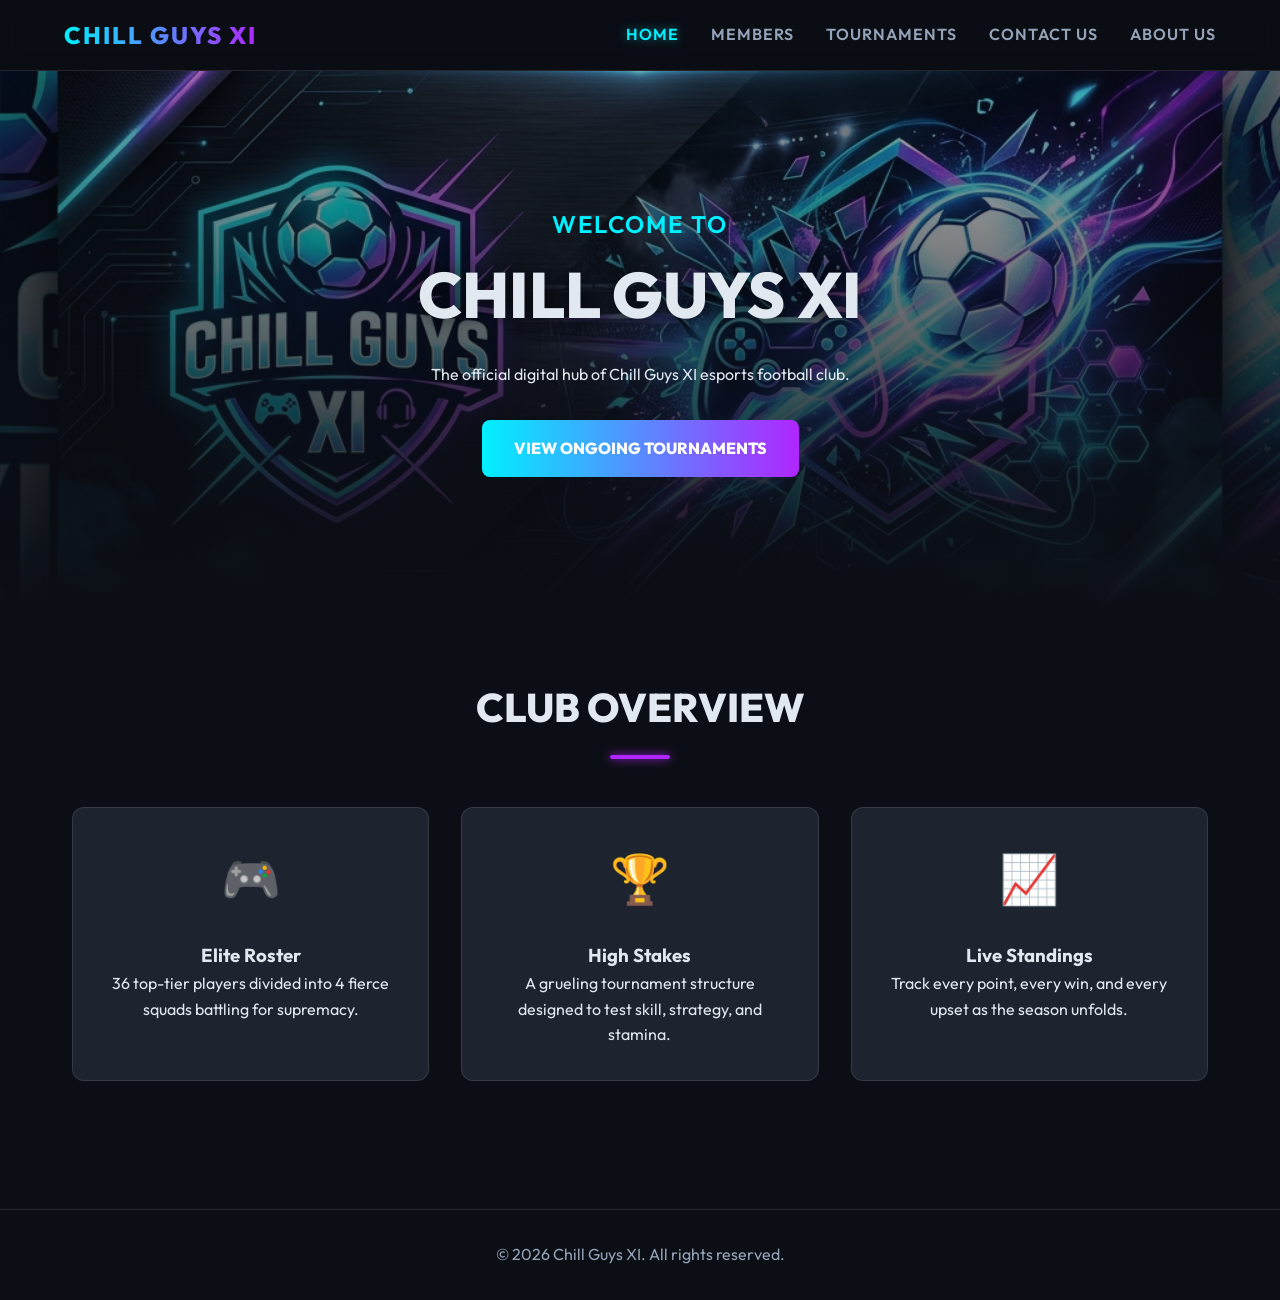
<file: index.html>
<!DOCTYPE html>
<html lang="en">
<head>
    <meta charset="UTF-8">
    <meta name="viewport" content="width=device-width, initial-scale=1.0">
    <title>Chill Guys XI - Official Website</title>
    <meta name="description" content="Welcome to the official digital hub of Chill Guys XI esports football club.">
    <link rel="stylesheet" href="styles.css">
</head>
<body>
    <nav class="navbar">
        <a href="index.html" class="logo">Chill Guys XI</a>
        <div class="menu-toggle" id="mobile-menu">&#9776;</div>
        <div class="nav-links" id="nav-links">
            <a href="index.html" class="active">Home</a>
            <a href="members.html">Members</a>
            <a href="tournaments.html">Tournaments</a>
            <a href="contact.html">Contact Us</a>
            <a href="about.html">About Us</a>
        </div>
    </nav>

    <header class="hero-banner">
        <div class="hero-content">
            <div class="hero-subtitle">Welcome to</div>
            <h1 class="hero-title">Chill Guys XI</h1>
            <p>The official digital hub of Chill Guys XI esports football club.</p>
            <a href="tournaments.html" style="display: inline-block; margin-top: 2rem; padding: 1rem 2rem; background: linear-gradient(90deg, var(--accent-cyan), var(--accent-purple)); color: white; text-decoration: none; font-weight: 800; border-radius: 8px; text-transform: uppercase; transition: var(--transition);">View Ongoing Tournaments</a>
        </div>
    </header>

    <main class="container">
        <h2 class="section-title">Club Overview</h2>
        
        <div class="home-grid">
            <div class="feature-card">
                <div class="feature-icon">🎮</div>
                <h3>Elite Roster</h3>
                <p>36 top-tier players divided into 4 fierce squads battling for supremacy.</p>
            </div>
            <div class="feature-card">
                <div class="feature-icon">🏆</div>
                <h3>High Stakes</h3>
                <p>A grueling tournament structure designed to test skill, strategy, and stamina.</p>
            </div>
            <div class="feature-card">
                <div class="feature-icon">📈</div>
                <h3>Live Standings</h3>
                <p>Track every point, every win, and every upset as the season unfolds.</p>
            </div>
        </div>
    </main>

    <footer>
        <p>&copy; 2026 Chill Guys XI. All rights reserved.</p>
    </footer>

    <script src="data.js"></script>
    <script src="app.js"></script>
</body>
</html>
</file>
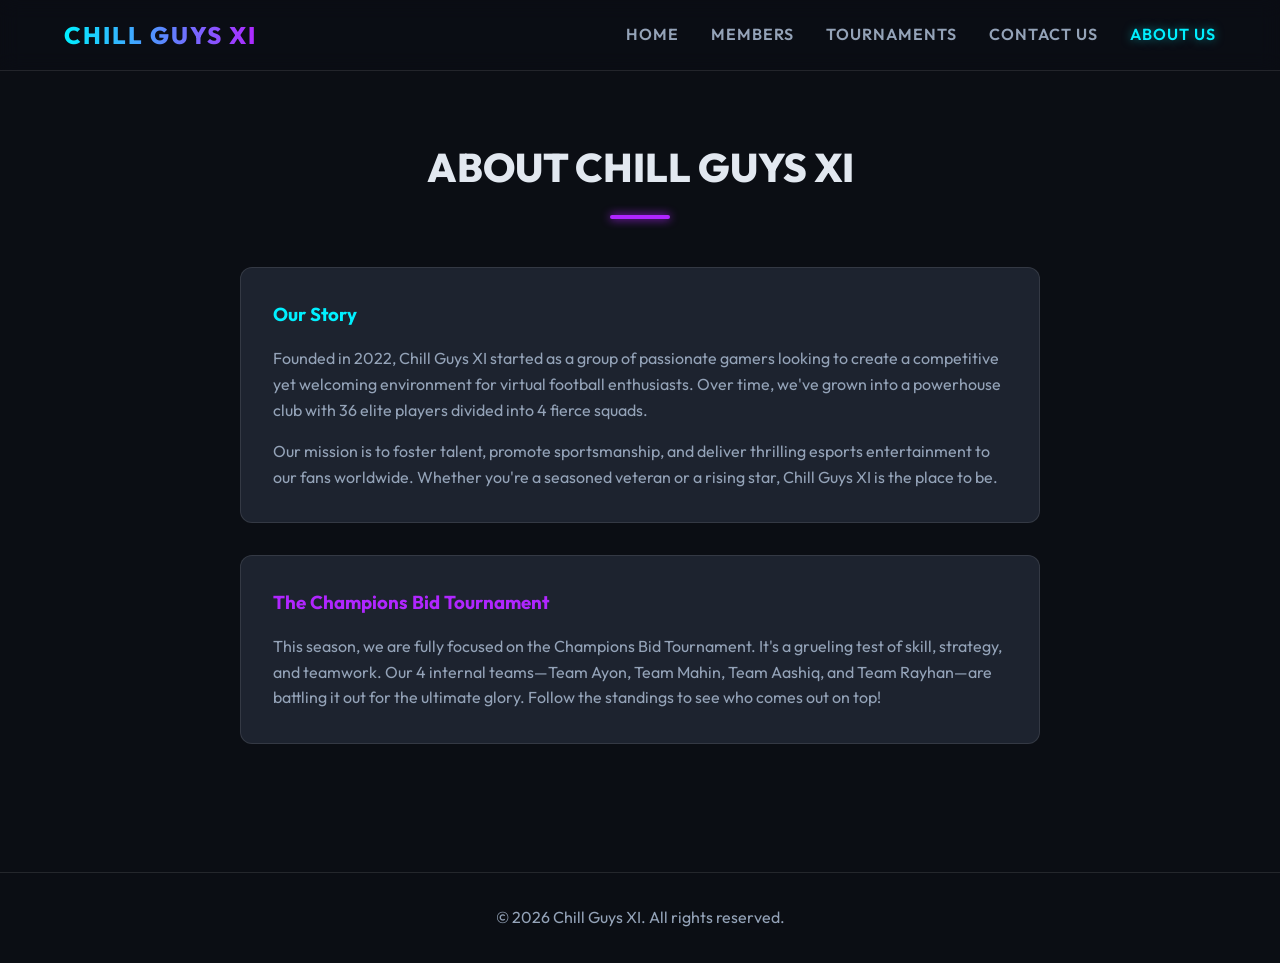
<file: about.html>
<!DOCTYPE html>
<html lang="en">

<head>
    <meta charset="UTF-8">
    <meta name="viewport" content="width=device-width, initial-scale=1.0">
    <title>About Us - Chill Guys XI</title>
    <meta name="description" content="Learn more about the history and vision of Chill Guys XI.">
    <link rel="stylesheet" href="styles.css">
</head>

<body>
    <nav class="navbar">
        <a href="index.html" class="logo">Chill Guys XI</a>
        <div class="menu-toggle" id="mobile-menu">&#9776;</div>
        <div class="nav-links" id="nav-links">
            <a href="index.html">Home</a>
            <a href="members.html">Members</a>
            <a href="tournaments.html">Tournaments</a>
            <a href="contact.html">Contact Us</a>
            <a href="about.html" class="active">About Us</a>
        </div>
    </nav>

    <main class="container">
        <h2 class="section-title">About Chill Guys XI</h2>

        <div class="home-grid" style="grid-template-columns: 1fr; gap: 2rem; max-width: 800px; margin: 0 auto;">
            <div class="feature-card" style="text-align: left;">
                <h3 style="margin-bottom: 1rem; color: var(--accent-cyan);">Our Story</h3>
                <p style="margin-bottom: 1rem; color: var(--text-muted);">
                    Founded in 2022, Chill Guys XI started as a group of passionate gamers looking to create a
                    competitive yet welcoming environment for virtual football enthusiasts. Over time, we've grown into
                    a powerhouse club with 36 elite players divided into 4 fierce squads.
                </p>
                <p style="color: var(--text-muted);">
                    Our mission is to foster talent, promote sportsmanship, and deliver thrilling esports entertainment
                    to our fans worldwide. Whether you're a seasoned veteran or a rising star, Chill Guys XI is the
                    place to be.
                </p>
            </div>

            <div class="feature-card" style="text-align: left;">
                <h3 style="margin-bottom: 1rem; color: var(--accent-purple);">The Champions Bid Tournament</h3>
                <p style="color: var(--text-muted);">
                    This season, we are fully focused on the Champions Bid Tournament. It's a grueling test of skill,
                    strategy, and teamwork. Our 4 internal teams—Team Ayon, Team Mahin, Team Aashiq, and Team Rayhan—are
                    battling it out for the ultimate glory. Follow the standings to see who comes out on top!
                </p>
            </div>
        </div>
    </main>

    <footer>
        <p>&copy; 2026 Chill Guys XI. All rights reserved.</p>
    </footer>

    <script src="data.js"></script>
    <script src="app.js"></script>
</body>

</html>
</file>
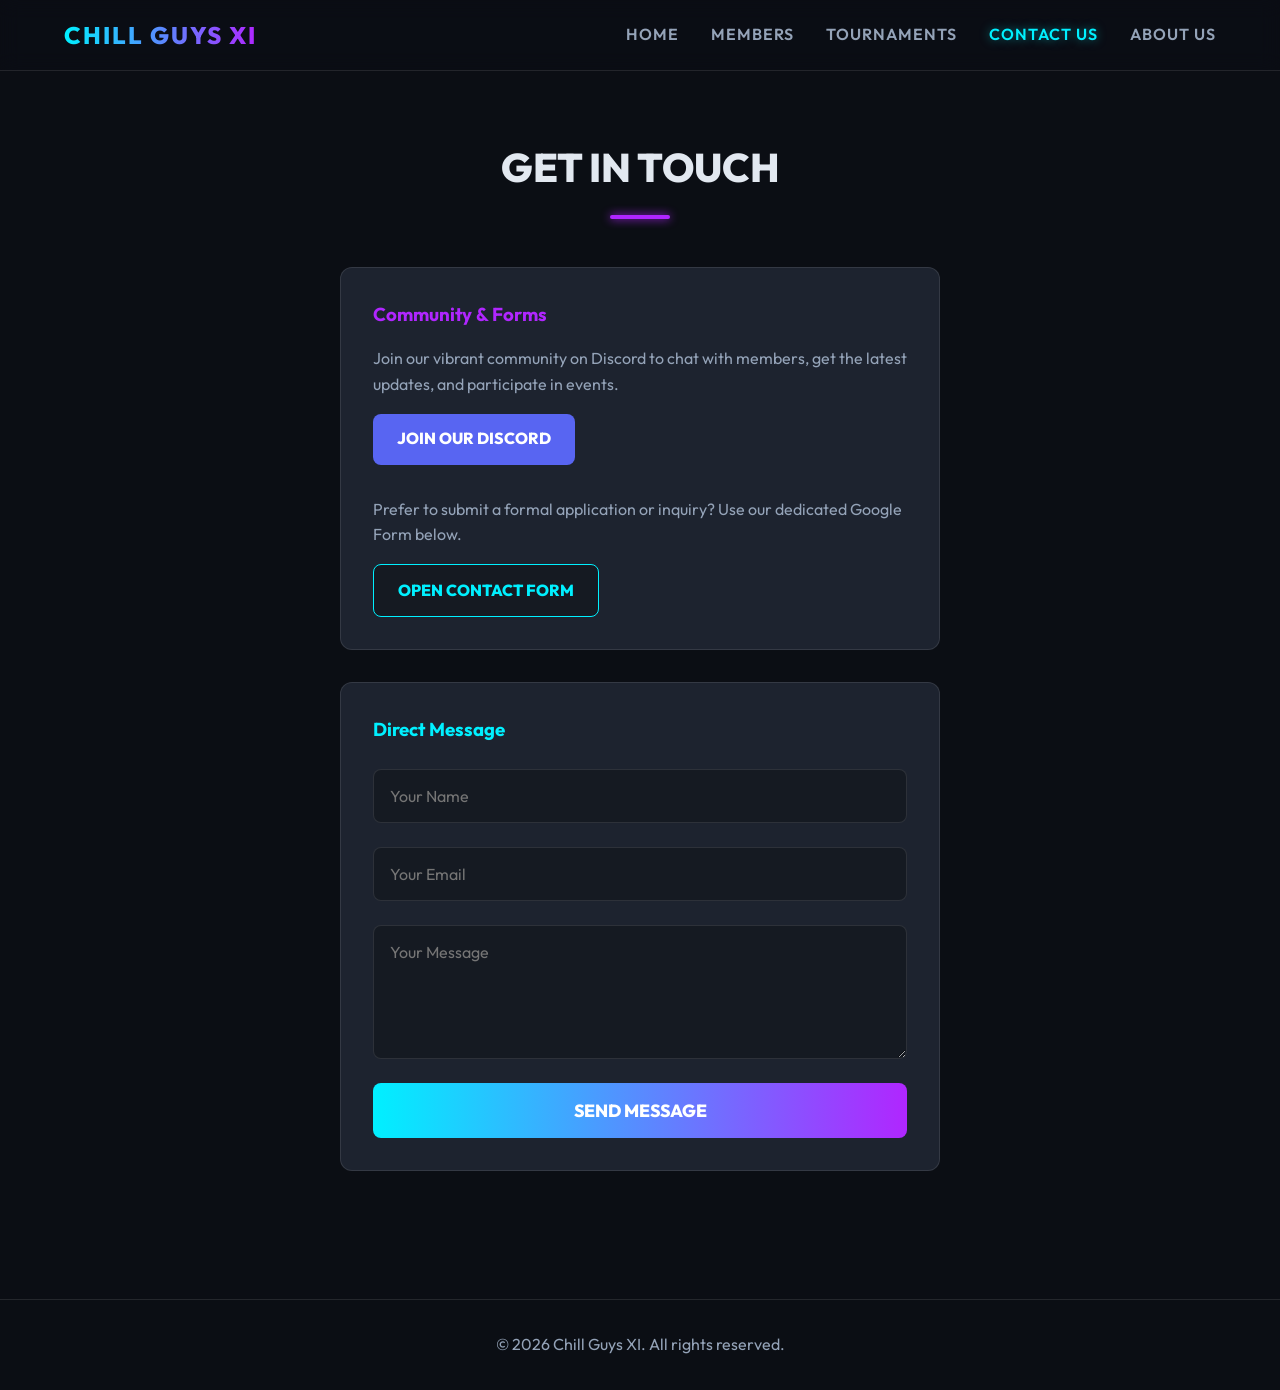
<file: contact.html>
<!DOCTYPE html>
<html lang="en">
<head>
    <meta charset="UTF-8">
    <meta name="viewport" content="width=device-width, initial-scale=1.0">
    <title>Contact Us - Chill Guys XI</title>
    <meta name="description" content="Get in touch with Chill Guys XI for inquiries, sponsorships, or to join the club.">
    <link rel="stylesheet" href="styles.css">
    <style>
        .contact-form {
            display: flex;
            flex-direction: column;
            gap: 1.5rem;
        }
        .contact-form input, .contact-form textarea {
            background: var(--bg-secondary);
            border: 1px solid var(--border-color);
            color: var(--text-main);
            padding: 1rem;
            border-radius: 8px;
            font-size: 1rem;
            outline: none;
            transition: var(--transition);
        }
        .contact-form input:focus, .contact-form textarea:focus {
            border-color: var(--accent-cyan);
            box-shadow: 0 0 10px rgba(0, 240, 255, 0.2);
        }
        .contact-form button {
            background: linear-gradient(90deg, var(--accent-cyan), var(--accent-purple));
            color: white;
            border: none;
            padding: 1rem 2rem;
            border-radius: 8px;
            font-size: 1.1rem;
            font-weight: 800;
            cursor: pointer;
            text-transform: uppercase;
            transition: var(--transition);
        }
        .contact-form button:hover {
            transform: translateY(-2px);
            box-shadow: 0 5px 15px rgba(176, 38, 255, 0.4);
        }
    </style>
</head>
<body>
    <nav class="navbar">
        <a href="index.html" class="logo">Chill Guys XI</a>
        <div class="menu-toggle" id="mobile-menu">&#9776;</div>
        <div class="nav-links" id="nav-links">
            <a href="index.html">Home</a>
            <a href="members.html">Members</a>
            <a href="tournaments.html">Tournaments</a>
            <a href="contact.html" class="active">Contact Us</a>
            <a href="about.html">About Us</a>
        </div>
    </nav>

    <main class="container">
        <h2 class="section-title">Get In Touch</h2>
        
        <div class="home-grid" style="grid-template-columns: 1fr; gap: 2rem; max-width: 600px; margin: 0 auto;">
            <div class="feature-card" style="text-align: left;">
                <h3 style="margin-bottom: 1rem; color: var(--accent-purple);">Community & Forms</h3>
                <p style="margin-bottom: 1rem; color: var(--text-muted);">
                    Join our vibrant community on Discord to chat with members, get the latest updates, and participate in events.
                </p>
                <a href="https://discord.com" target="_blank" style="display: inline-block; margin-bottom: 2rem; padding: 0.8rem 1.5rem; background: #5865F2; color: white; text-decoration: none; font-weight: 800; border-radius: 8px; text-transform: uppercase; transition: var(--transition);">Join our Discord</a>

                <p style="margin-bottom: 1rem; color: var(--text-muted);">
                    Prefer to submit a formal application or inquiry? Use our dedicated Google Form below.
                </p>
                <a href="https://docs.google.com/forms" target="_blank" style="display: inline-block; padding: 0.8rem 1.5rem; background: var(--bg-secondary); border: 1px solid var(--accent-cyan); color: var(--accent-cyan); text-decoration: none; font-weight: 800; border-radius: 8px; text-transform: uppercase; transition: var(--transition);">Open Contact Form</a>
            </div>

            <div class="feature-card">
                <h3 style="margin-bottom: 1.5rem; text-align: left; color: var(--accent-cyan);">Direct Message</h3>
                <form class="contact-form" onsubmit="event.preventDefault(); alert('Message sent successfully!');">
                    <input type="text" placeholder="Your Name" required>
                    <input type="email" placeholder="Your Email" required>
                    <textarea rows="5" placeholder="Your Message" required></textarea>
                    <button type="submit">Send Message</button>
                </form>
            </div>
        </div>
    </main>

    <footer>
        <p>&copy; 2026 Chill Guys XI. All rights reserved.</p>
    </footer>

    <script src="data.js"></script>
    <script src="app.js"></script>
</body>
</html>
</file>
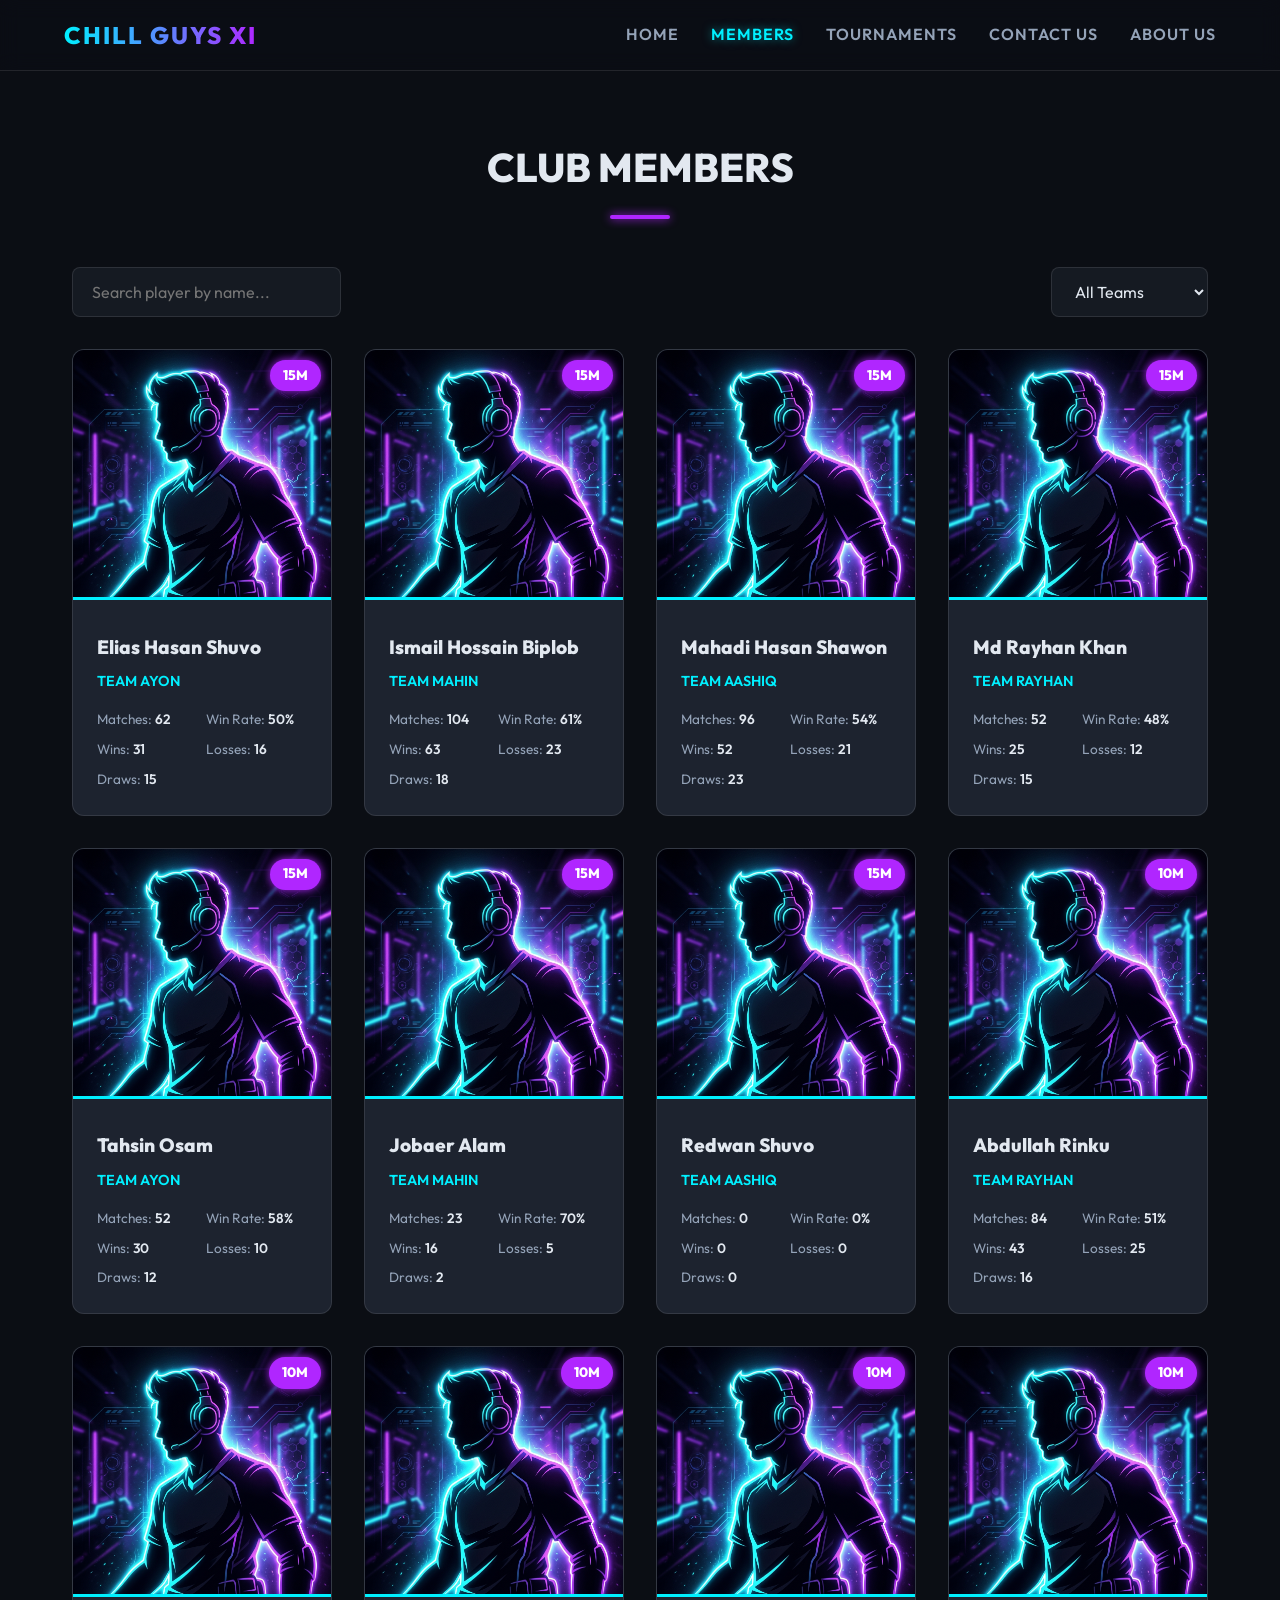
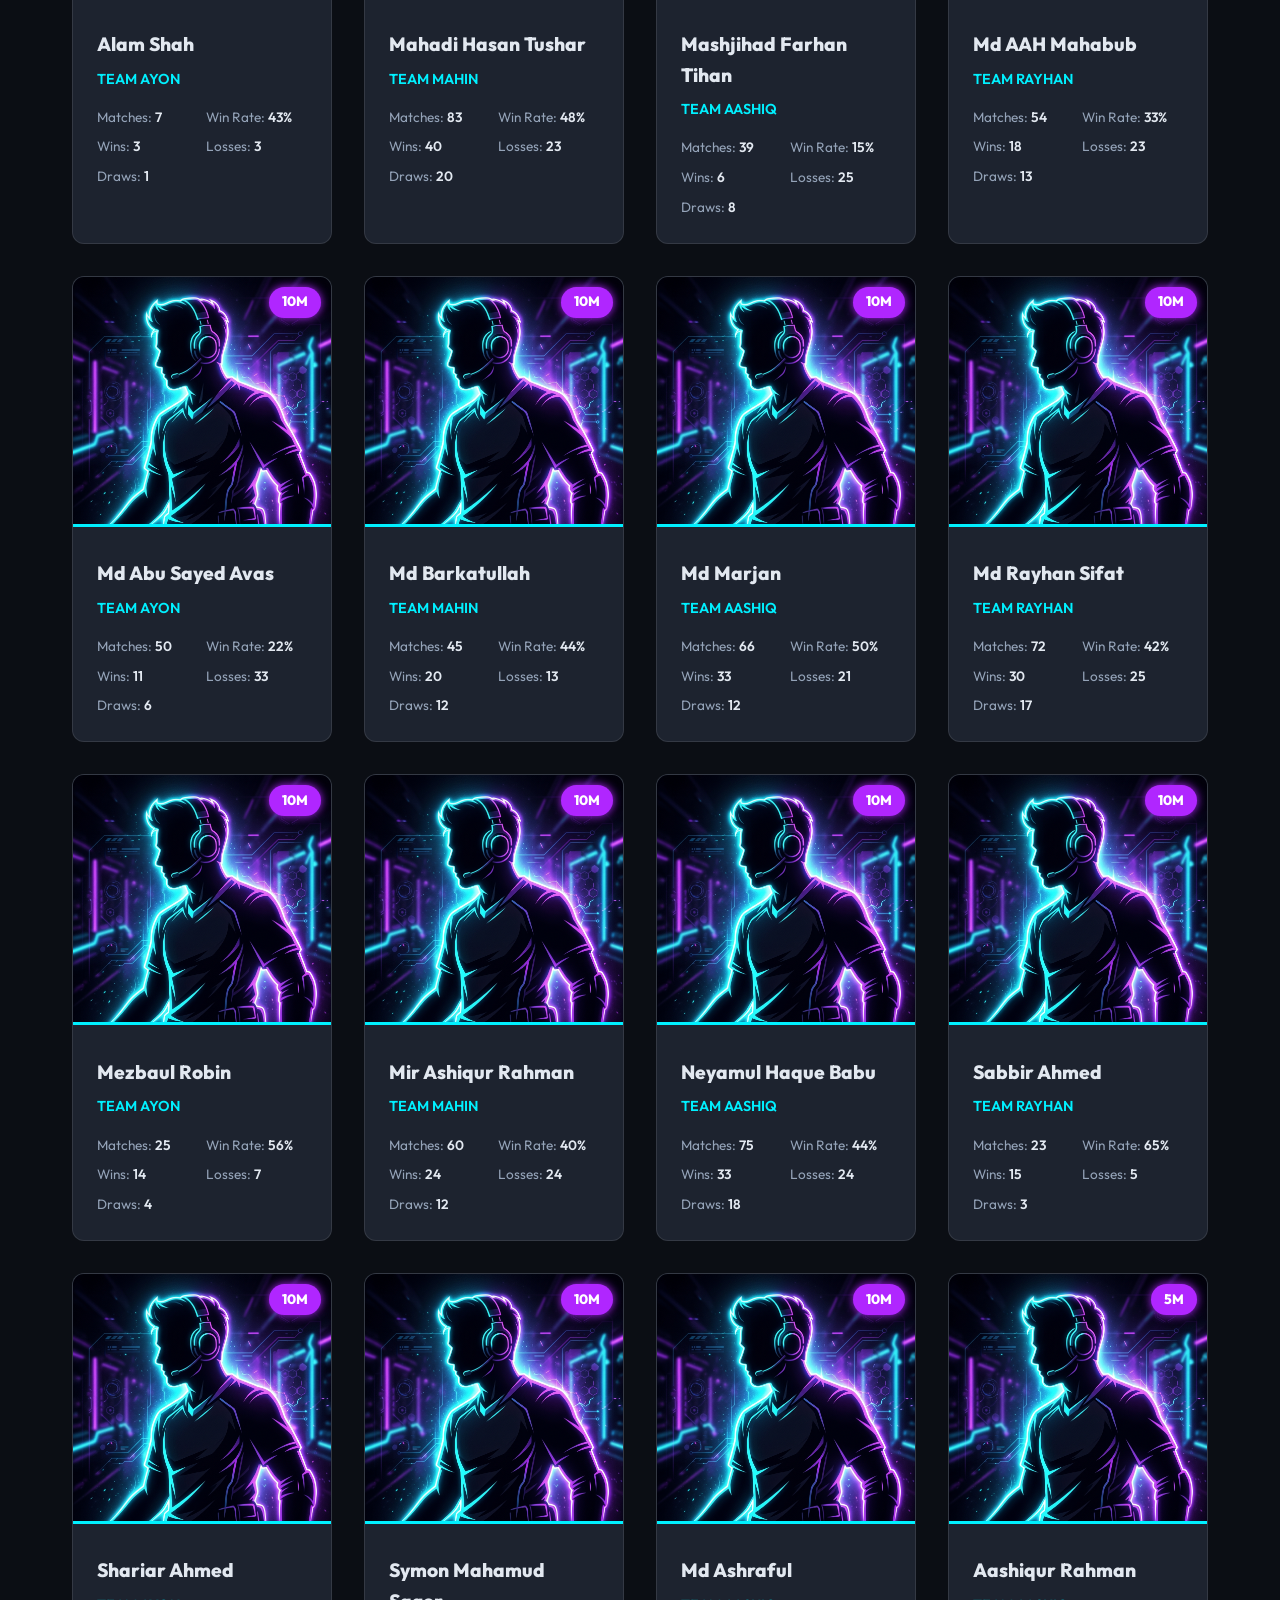
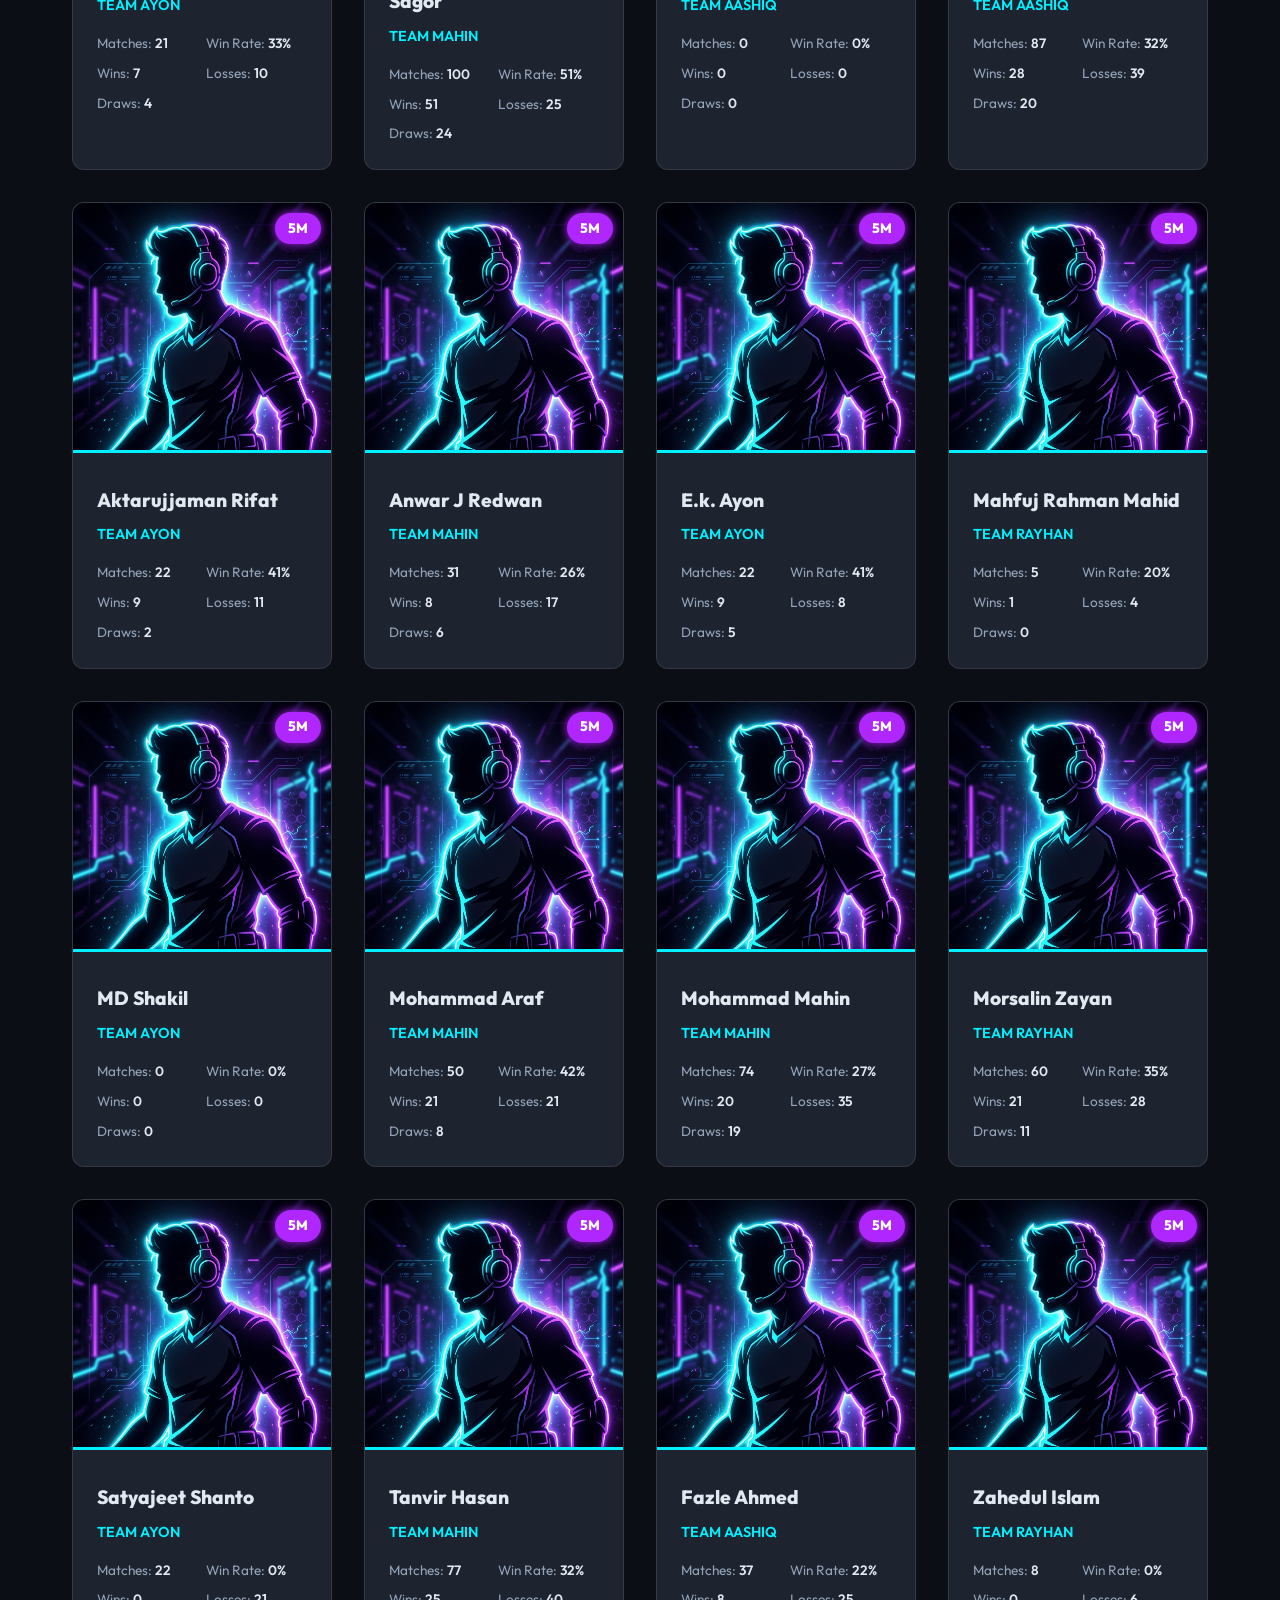
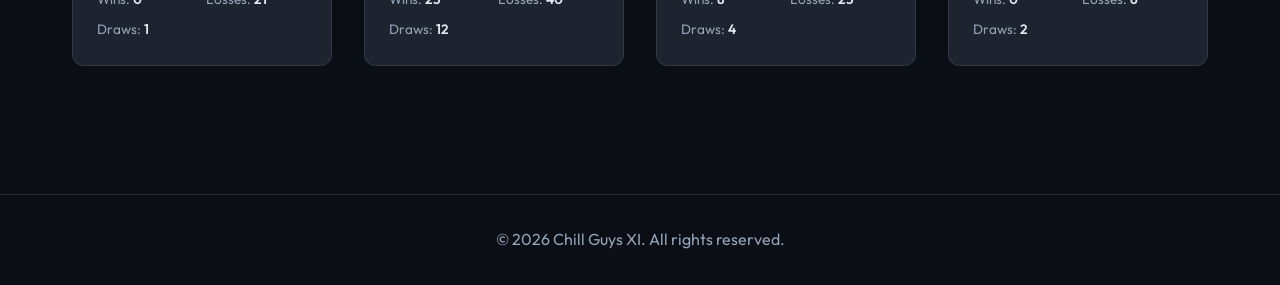
<file: members.html>
<!DOCTYPE html>
<html lang="en">
<head>
    <meta charset="UTF-8">
    <meta name="viewport" content="width=device-width, initial-scale=1.0">
    <title>Members - Chill Guys XI</title>
    <meta name="description" content="View the complete player roster for Chill Guys XI.">
    <link rel="stylesheet" href="styles.css">
</head>
<body>
    <nav class="navbar">
        <a href="index.html" class="logo">Chill Guys XI</a>
        <div class="menu-toggle" id="mobile-menu">&#9776;</div>
        <div class="nav-links" id="nav-links">
            <a href="index.html">Home</a>
            <a href="members.html" class="active">Members</a>
            <a href="tournaments.html">Tournaments</a>
            <a href="contact.html">Contact Us</a>
            <a href="about.html">About Us</a>
        </div>
    </nav>

    <main class="container">
        <h2 class="section-title">Club Members</h2>
        
        <div class="controls">
            <input type="text" id="searchInput" class="search-input" placeholder="Search player by name...">
            <select id="teamFilter" class="filter-select">
                <option value="all">All Teams</option>
                <option value="ayon">Team Ayon</option>
                <option value="mahin">Team Mahin</option>
                <option value="aashiq">Team Aashiq</option>
                <option value="rayhan">Team Rayhan</option>
            </select>
        </div>

        <div id="profilesGrid" class="profiles-grid">
            <!-- Dynamically populated via JS -->
        </div>
    </main>

    <footer>
        <p>&copy; 2026 Chill Guys XI. All rights reserved.</p>
    </footer>

    <script src="data.js"></script>
    <script src="app.js"></script>
</body>
</html>
</file>
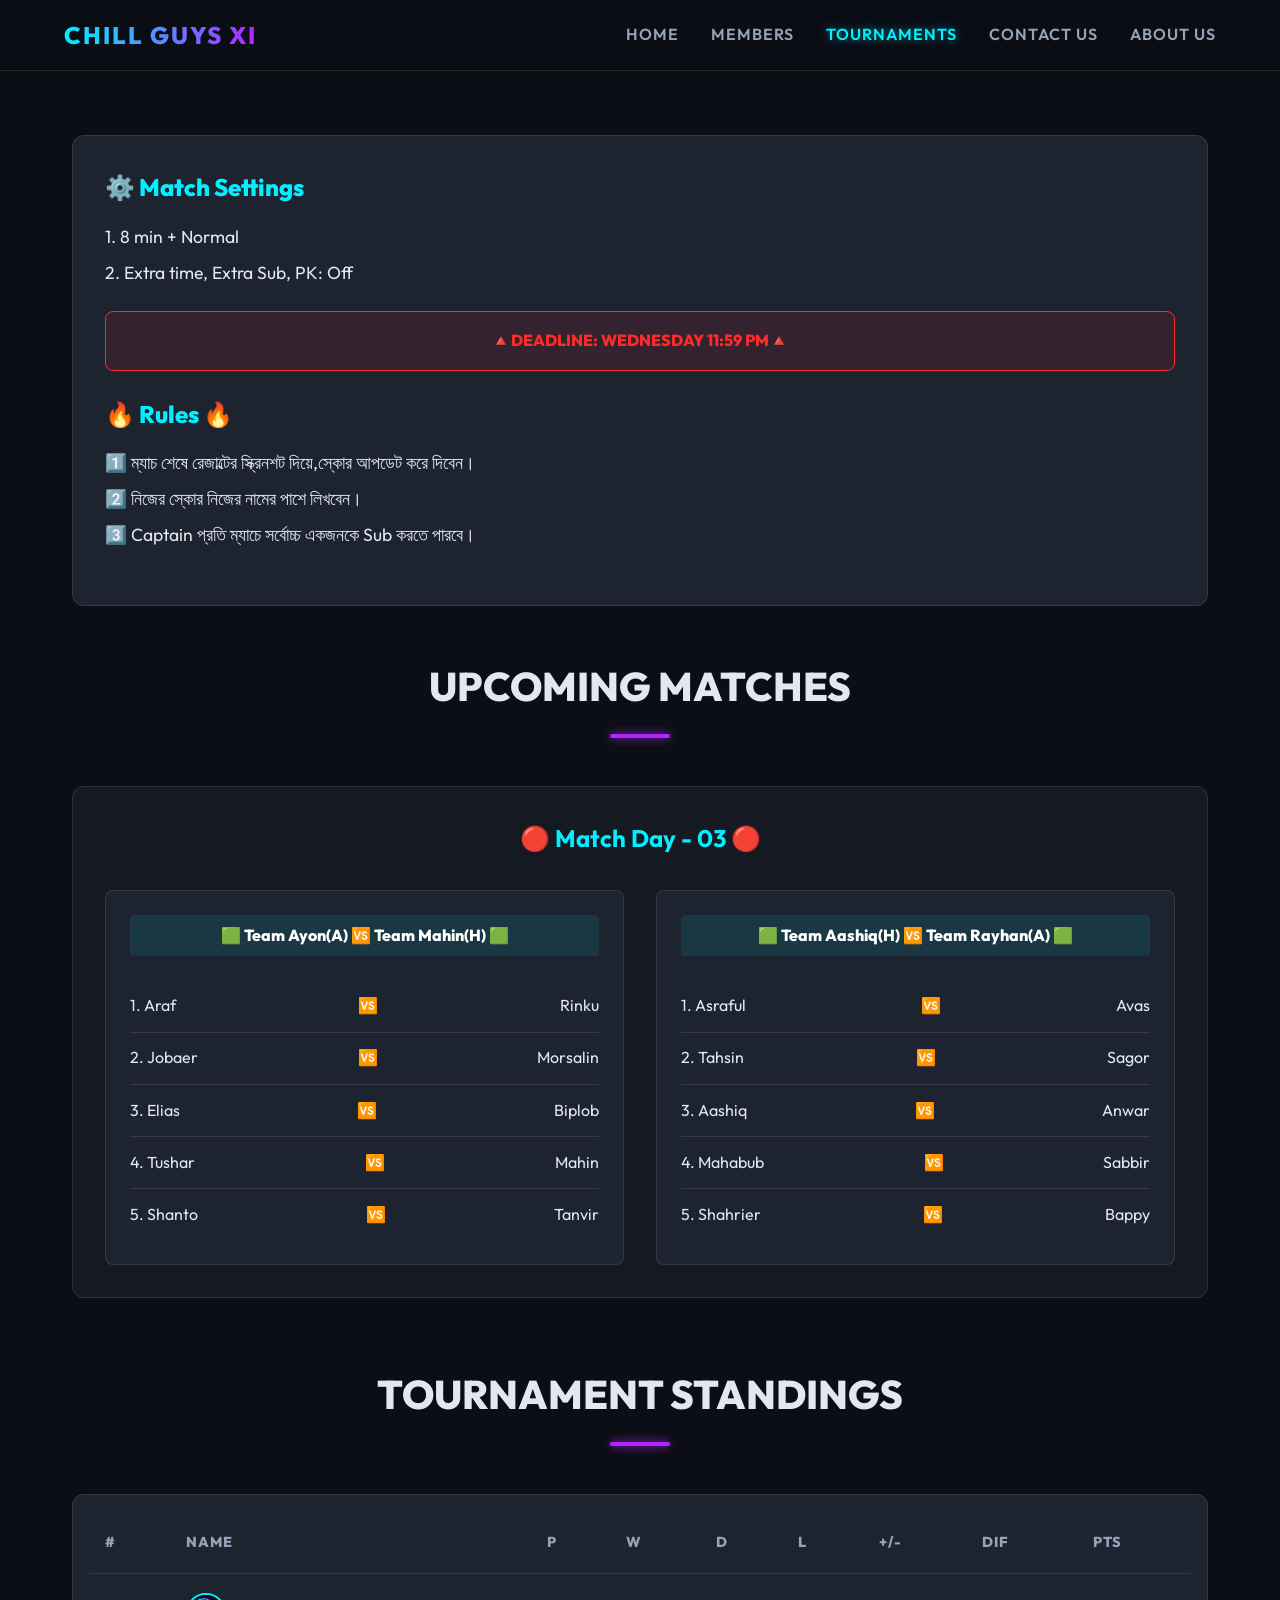
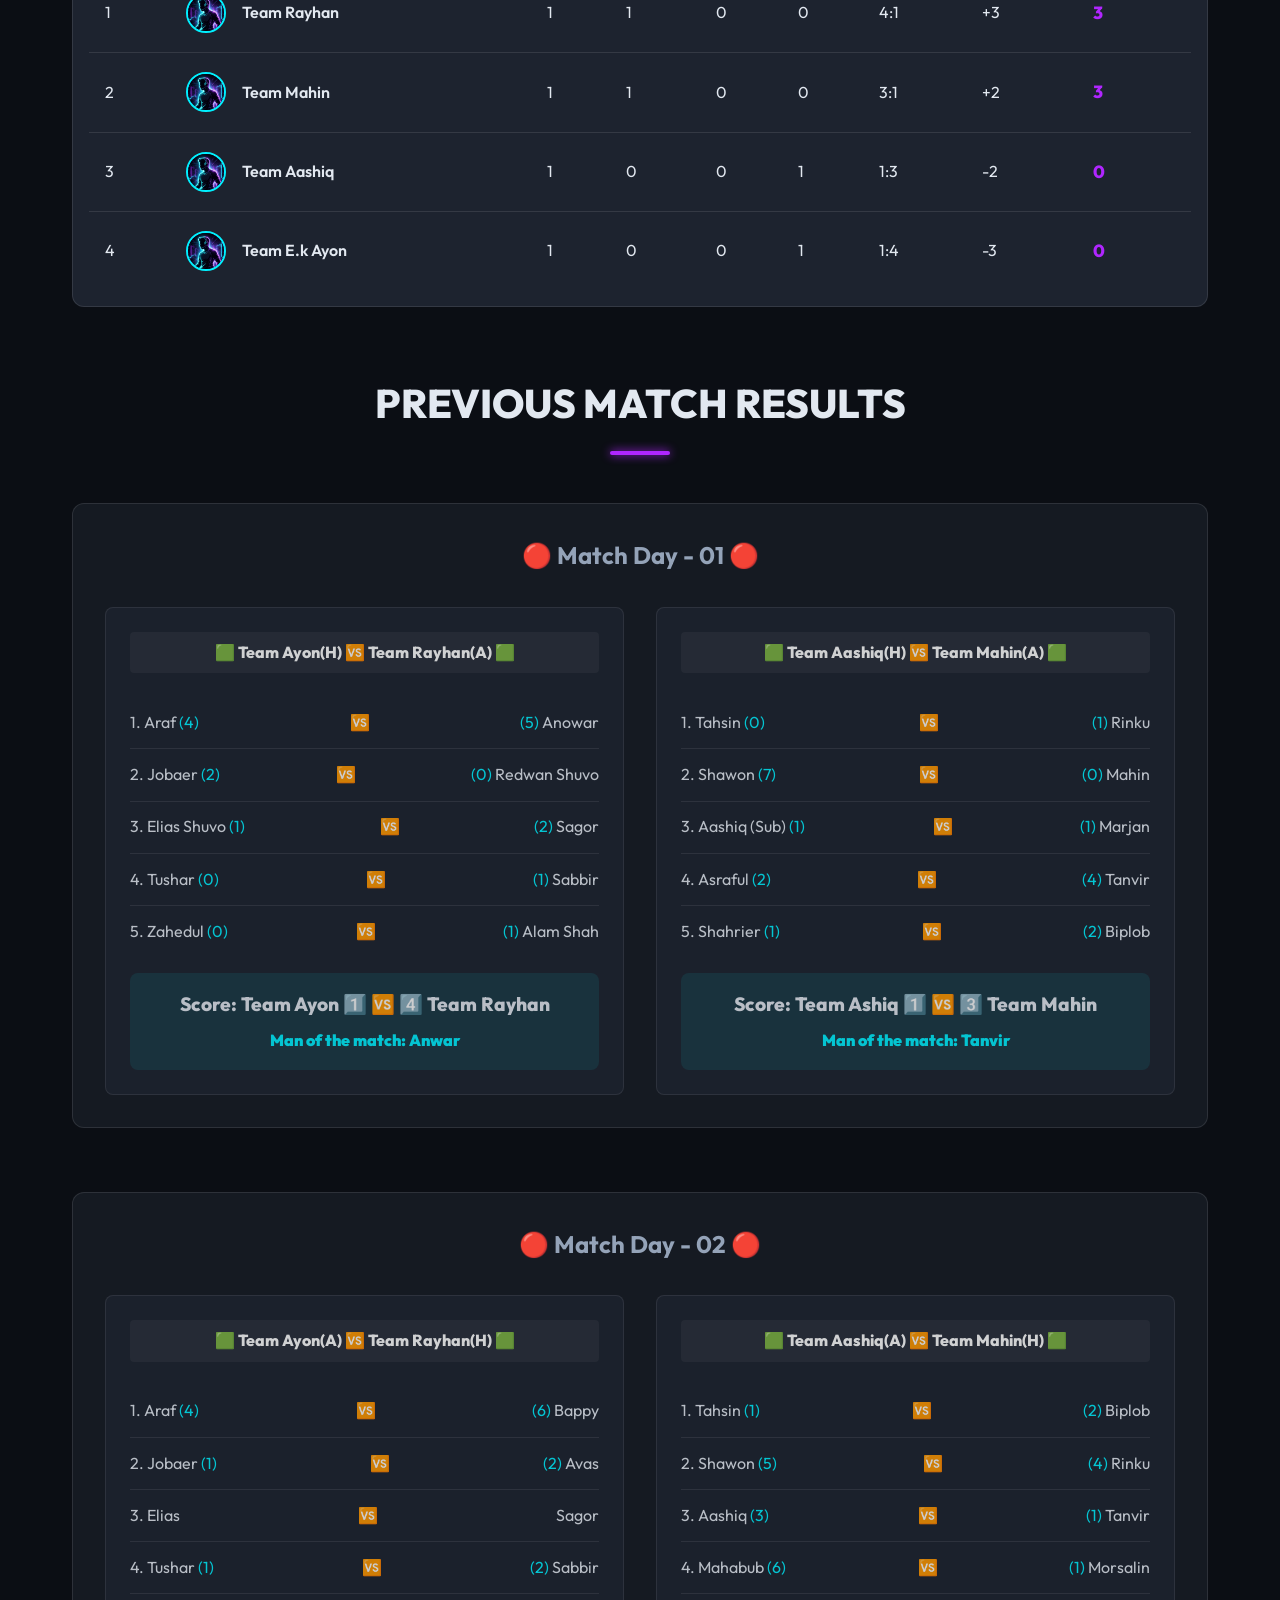
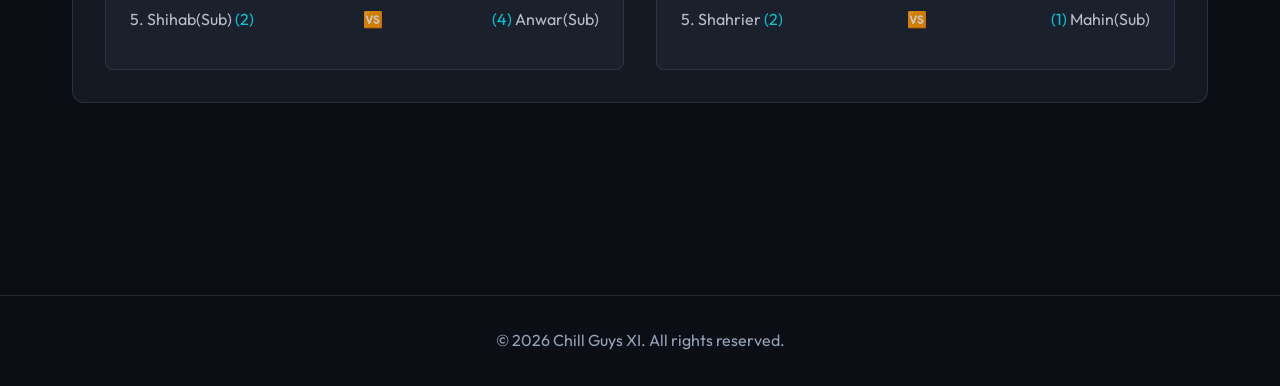
<file: tournaments.html>
<!DOCTYPE html>
<html lang="en">
<head>
    <meta charset="UTF-8">
    <meta name="viewport" content="width=device-width, initial-scale=1.0">
    <title>Tournaments - Chill Guys XI</title>
    <meta name="description" content="Current tournament and match highlights.">
    <link rel="stylesheet" href="styles.css">
</head>
<body>
    <nav class="navbar">
        <a href="index.html" class="logo">Chill Guys XI</a>
        <div class="menu-toggle" id="mobile-menu">&#9776;</div>
        <div class="nav-links" id="nav-links">
            <a href="index.html">Home</a>
            <a href="members.html">Members</a>
            <a href="tournaments.html" class="active">Tournaments</a>
            <a href="contact.html">Contact Us</a>
            <a href="about.html">About Us</a>
        </div>
    </nav>

    <main class="container">
        <div class="match-settings-card">
            <h2 class="settings-title">⚙️ Match Settings</h2>
            <ul class="settings-list">
                <li>1. 8 min + Normal</li>
                <li>2. Extra time, Extra Sub, PK: Off</li>
            </ul>
            <div class="deadline-banner">🔺Deadline: Wednesday 11:59 pm🔺</div>
            
            <h2 class="settings-title" style="margin-top: 1.5rem;">🔥 Rules 🔥</h2>
            <ul class="settings-list">
                <li>1️⃣ ম্যাচ শেষে রেজাল্টের স্ক্রিনশট দিয়ে,স্কোর আপডেট করে দিবেন।</li>
                <li>2️⃣ নিজের স্কোর নিজের নামের পাশে লিখবেন।</li>
                <li>3️⃣ Captain প্রতি ম্যাচে সর্বোচ্চ একজনকে Sub করতে পারবে।</li>
            </ul>
        </div>

        <h2 class="section-title">Upcoming Matches</h2>
        <div id="matchesGrid" class="matches-grid">
            <!-- Dynamically populated via JS -->
        </div>

        <h2 class="section-title">Tournament Standings</h2>
        <div class="table-container">
            <table class="standings-table">
                <thead>
                    <tr>
                        <th>#</th>
                        <th>Name</th>
                        <th>P</th>
                        <th>W</th>
                        <th>D</th>
                        <th>L</th>
                        <th>+/-</th>
                        <th>Dif</th>
                        <th>Pts</th>
                    </tr>
                </thead>
                <tbody id="standingsBody">
                    <!-- Dynamically populated via JS -->
                </tbody>
            </table>
        </div>

        <h2 class="section-title" style="margin-top: 4rem;">Previous Match Results</h2>
        <div id="previousMatchesGrid" class="matches-grid">
            <!-- Dynamically populated via JS -->
        </div>
    </main>

    <footer>
        <p>&copy; 2026 Chill Guys XI. All rights reserved.</p>
    </footer>

    <script src="data.js"></script>
    <script src="app.js"></script>
</body>
</html>
</file>
<file: styles.css>
@import url('https://fonts.googleapis.com/css2?family=Outfit:wght@300;400;600;800&display=swap');

:root {
    --bg-main: #0B0E14;
    --bg-secondary: #151A22;
    --bg-card: #1D232F;
    --text-main: #E2E8F0;
    --text-muted: #94A3B8;
    --accent-cyan: #00F0FF;
    --accent-purple: #B026FF;
    --border-color: rgba(255, 255, 255, 0.1);
    --transition: all 0.3s ease;
}

* {
    margin: 0;
    padding: 0;
    box-sizing: border-box;
    font-family: 'Outfit', sans-serif;
}

body {
    background-color: var(--bg-main);
    color: var(--text-main);
    line-height: 1.6;
    overflow-x: hidden;
}

/* Navbar */
.navbar {
    position: sticky;
    top: 0;
    z-index: 100;
    background: rgba(11, 14, 20, 0.85);
    backdrop-filter: blur(10px);
    border-bottom: 1px solid var(--border-color);
    padding: 1rem 5%;
    display: flex;
    justify-content: space-between;
    align-items: center;
}

.logo {
    font-size: 1.5rem;
    font-weight: 800;
    text-transform: uppercase;
    letter-spacing: 2px;
    background: linear-gradient(90deg, var(--accent-cyan), var(--accent-purple));
    -webkit-background-clip: text;
    -webkit-text-fill-color: transparent;
    text-decoration: none;
}

.nav-links {
    display: flex;
    gap: 2rem;
}

.nav-links a {
    color: var(--text-muted);
    text-decoration: none;
    font-weight: 600;
    font-size: 1rem;
    transition: var(--transition);
    text-transform: uppercase;
    letter-spacing: 1px;
}

.nav-links a:hover,
.nav-links a.active {
    color: var(--accent-cyan);
    text-shadow: 0 0 10px rgba(0, 240, 255, 0.5);
}

/* Banner */
.hero-banner {
    width: 100%;
    height: 60vh;
    background-image: url('assets/banner.png');
    background-size: cover;
    background-position: center;
    position: relative;
    display: flex;
    align-items: center;
    justify-content: center;
    text-align: center;
}

.hero-banner::after {
    content: '';
    position: absolute;
    top: 0; left: 0; right: 0; bottom: 0;
    background: linear-gradient(to bottom, rgba(11,14,20,0.3) 0%, rgba(11,14,20,1) 100%);
}

.hero-content {
    position: relative;
    z-index: 10;
}

.hero-title {
    font-size: 4rem;
    font-weight: 800;
    text-transform: uppercase;
    margin-bottom: 1rem;
    text-shadow: 0 0 20px rgba(0, 0, 0, 0.8);
}

.hero-subtitle {
    font-size: 1.5rem;
    color: var(--accent-cyan);
    font-weight: 600;
    letter-spacing: 2px;
    text-transform: uppercase;
}

/* Layout */
.container {
    max-width: 1200px;
    margin: 0 auto;
    padding: 4rem 2rem;
}

.section-title {
    font-size: 2.5rem;
    font-weight: 800;
    text-transform: uppercase;
    text-align: center;
    margin-bottom: 3rem;
    position: relative;
}

.section-title::after {
    content: '';
    display: block;
    width: 60px;
    height: 4px;
    background: var(--accent-purple);
    margin: 1rem auto 0;
    border-radius: 2px;
    box-shadow: 0 0 10px var(--accent-purple);
}

/* Home Page Features */
.home-grid {
    display: grid;
    grid-template-columns: repeat(auto-fit, minmax(300px, 1fr));
    gap: 2rem;
}

.feature-card {
    background: var(--bg-card);
    padding: 2rem;
    border-radius: 12px;
    border: 1px solid var(--border-color);
    transition: var(--transition);
    text-align: center;
}

.feature-card:hover {
    transform: translateY(-5px);
    border-color: var(--accent-cyan);
    box-shadow: 0 10px 20px rgba(0, 240, 255, 0.1);
}

.feature-icon {
    font-size: 3rem;
    margin-bottom: 1.5rem;
    color: var(--accent-cyan);
}

/* Profiles Grid */
.controls {
    display: flex;
    justify-content: space-between;
    margin-bottom: 2rem;
    flex-wrap: wrap;
    gap: 1rem;
}

.search-input, .filter-select {
    background: var(--bg-secondary);
    border: 1px solid var(--border-color);
    color: var(--text-main);
    padding: 0.8rem 1.2rem;
    border-radius: 8px;
    font-size: 1rem;
    outline: none;
    transition: var(--transition);
}

.search-input:focus, .filter-select:focus {
    border-color: var(--accent-cyan);
    box-shadow: 0 0 10px rgba(0, 240, 255, 0.2);
}

.profiles-grid {
    display: grid;
    grid-template-columns: repeat(auto-fill, minmax(250px, 1fr));
    gap: 2rem;
}

.player-card {
    background: var(--bg-card);
    border-radius: 12px;
    overflow: hidden;
    position: relative;
    transition: var(--transition);
    border: 1px solid var(--border-color);
}

.player-card:hover {
    transform: translateY(-10px);
    box-shadow: 0 10px 30px rgba(176, 38, 255, 0.2);
    border-color: var(--accent-purple);
}

.player-photo {
    width: 100%;
    height: 250px;
    object-fit: cover;
    border-bottom: 3px solid var(--accent-cyan);
}

.player-info {
    padding: 1.5rem;
}

.player-name {
    font-size: 1.2rem;
    font-weight: 800;
    margin-bottom: 0.5rem;
}

.player-team {
    color: var(--accent-cyan);
    font-size: 0.9rem;
    font-weight: 600;
    margin-bottom: 1rem;
    text-transform: uppercase;
}

.player-stats {
    display: grid;
    grid-template-columns: 1fr 1fr;
    gap: 0.5rem;
    font-size: 0.85rem;
    color: var(--text-muted);
}

.stat-val {
    color: var(--text-main);
    font-weight: 600;
}

.player-price {
    position: absolute;
    top: 10px;
    right: 10px;
    background: var(--accent-purple);
    color: white;
    padding: 0.3rem 0.8rem;
    border-radius: 20px;
    font-weight: 800;
    font-size: 0.85rem;
    box-shadow: 0 0 10px var(--accent-purple);
}

/* Standings Table */
.table-container {
    overflow-x: auto;
    background: var(--bg-card);
    border-radius: 12px;
    border: 1px solid var(--border-color);
    padding: 1rem;
}

.standings-table {
    width: 100%;
    border-collapse: collapse;
    text-align: left;
}

.standings-table th, .standings-table td {
    padding: 1.2rem 1rem;
    border-bottom: 1px solid var(--border-color);
}

.standings-table th {
    font-weight: 800;
    text-transform: uppercase;
    color: var(--text-muted);
    font-size: 0.9rem;
    letter-spacing: 1px;
}

.standings-table tr:last-child td {
    border-bottom: none;
}

.standings-table tbody tr:hover {
    background: rgba(255, 255, 255, 0.03);
}

.team-cell {
    display: flex;
    align-items: center;
    gap: 1rem;
    font-weight: 600;
}

.team-logo-small {
    width: 40px;
    height: 40px;
    border-radius: 50%;
    border: 2px solid var(--accent-cyan);
}

.pts {
    color: var(--accent-purple);
    font-weight: 800;
    font-size: 1.1rem;
}

/* Footer */
footer {
    text-align: center;
    padding: 2rem;
    border-top: 1px solid var(--border-color);
    margin-top: 4rem;
    color: var(--text-muted);
}

/* Matches */
.match-settings-card {
    background: var(--bg-card);
    border-radius: 12px;
    border: 1px solid var(--border-color);
    padding: 2rem;
    margin-bottom: 3rem;
}

.settings-title {
    color: var(--accent-cyan);
    font-size: 1.5rem;
    font-weight: 800;
    margin-bottom: 1rem;
}

.settings-list {
    list-style: none;
    padding-left: 0;
    margin-bottom: 1.5rem;
    color: var(--text-main);
}

.settings-list li {
    margin-bottom: 0.5rem;
    font-size: 1.1rem;
}

.deadline-banner {
    background: rgba(255, 42, 42, 0.1);
    border: 1px solid #FF2A2A;
    color: #FF2A2A;
    padding: 1rem;
    text-align: center;
    font-weight: 800;
    border-radius: 8px;
    margin-top: 1rem;
    text-transform: uppercase;
}

.matches-grid {
    display: grid;
    grid-template-columns: repeat(auto-fill, minmax(350px, 1fr));
    gap: 2rem;
    margin-bottom: 4rem;
}

.match-card {
    background: var(--bg-secondary);
    border-radius: 12px;
    border: 1px solid var(--border-color);
    padding: 1.5rem;
    display: flex;
    justify-content: space-between;
    align-items: center;
    transition: var(--transition);
}

.match-card:hover {
    border-color: var(--accent-cyan);
    box-shadow: 0 0 15px rgba(0, 240, 255, 0.1);
}

.match-team {
    text-align: center;
    width: 40%;
}

.match-team img {
    width: 60px;
    height: 60px;
    border-radius: 50%;
    margin-bottom: 0.5rem;
    border: 2px solid var(--text-muted);
}

.match-team span {
    display: block;
    font-weight: 600;
    font-size: 0.9rem;
}

.match-score {
    width: 20%;
    text-align: center;
    font-size: 1.5rem;
    font-weight: 800;
    color: var(--accent-cyan);
}

.status-badge {
    display: inline-block;
    padding: 0.2rem 0.6rem;
    border-radius: 4px;
    font-size: 0.7rem;
    font-weight: 800;
    text-transform: uppercase;
    margin-bottom: 0.5rem;
}

.status-live { background: #FF2A2A; color: white; }
.status-upcoming { background: var(--bg-card); color: var(--text-muted); border: 1px solid var(--border-color); }
.status-completed { background: rgba(0, 240, 255, 0.2); color: var(--accent-cyan); }

/* Hamburger Menu */
.menu-toggle {
    display: none;
    font-size: 2rem;
    cursor: pointer;
    color: var(--text-main);
    z-index: 101;
}

/* Responsive Styles */
@media (max-width: 768px) {
    .menu-toggle {
        display: block;
    }

    .nav-links {
        display: none;
        flex-direction: column;
        position: absolute;
        top: 100%;
        left: 0;
        width: 100%;
        background: rgba(11, 14, 20, 0.95);
        backdrop-filter: blur(10px);
        border-bottom: 1px solid var(--border-color);
        padding: 2rem 0;
        text-align: center;
        gap: 1.5rem;
    }

    .nav-links.active-menu {
        display: flex;
    }

    .hero-title {
        font-size: 2.5rem;
    }

    .hero-subtitle {
        font-size: 1.2rem;
    }

    .section-title {
        font-size: 2rem;
    }

    .home-grid {
        grid-template-columns: 1fr;
    }

    .controls {
        flex-direction: column;
    }

    .search-input, .filter-select {
        width: 100%;
    }

    .matches-grid {
        grid-template-columns: 1fr;
    }
}
</file>
